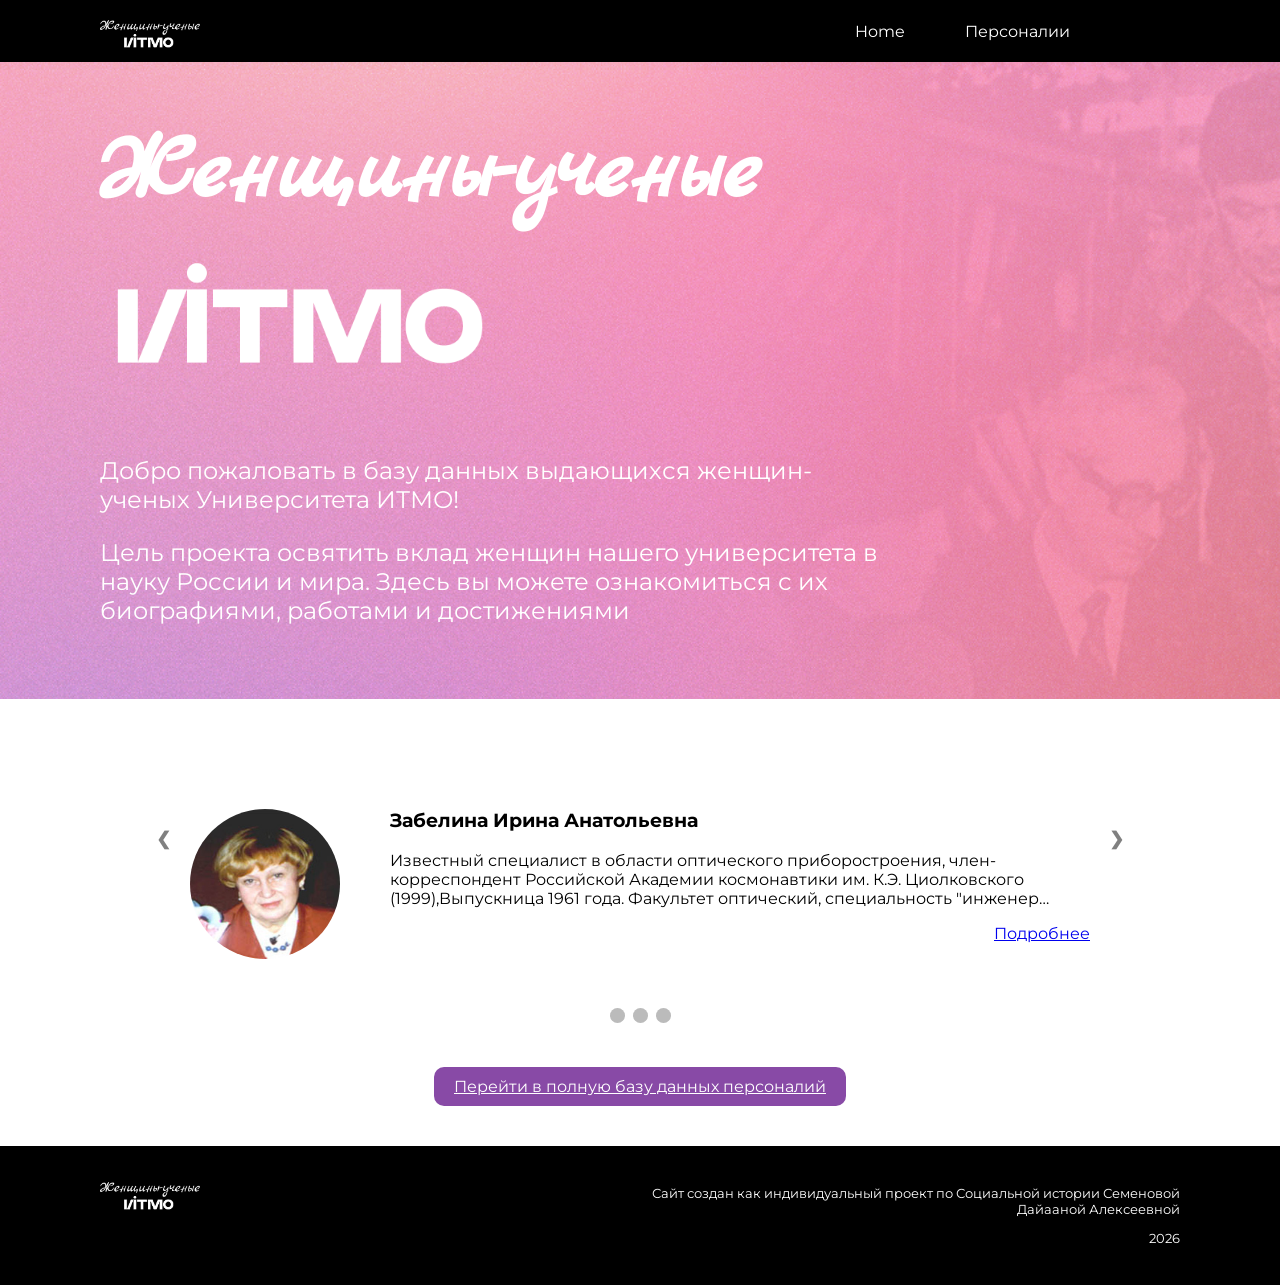
<file: index.html>
<!DOCTYPE html>
<html>
<head>
    <title>Женщины-ученые ИТМО</title>
    <link href="assets/styles/main.css" rel="stylesheet">
    <link href="assets/styles/index.css" rel="stylesheet">
    <link rel="preconnect" href="https://fonts.googleapis.com">
    <link rel="preconnect" href="https://fonts.googleapis.com">
    <link rel="preconnect" href="https://fonts.gstatic.com" crossorigin>
    <link href="https://fonts.googleapis.com/css2?family=Marck+Script&family=Montserrat:ital,wght@0,100..900;1,100..900&display=swap" rel="stylesheet">
    <script src="source/card.js"></script>
    <script src="source/index.js"></script>
    <script src="source/headerfooter.js" type="text/javascript" defer></script>

</head>
<body>
    <div id="header"></div>
    <div id="catalog">

        <div id="main">
            <!-- <img id="main_bg_img" src="assets/images/index_main.png"/> -->
            <!-- <div id="main_text"> -->
                <h1 class="logo_text">Женщины-ученые <img id="logo_main" src="assets/images/logo_osnovnoy_russkiy_belyy.png" width="400"/> </h1>
                
                <p>Добро пожаловать в базу данных выдающихся женщин-ученых Университета ИТМО!</p>
                <p>Цель проекта освятить вклад женщин нашего университета в науку России и мира. 
                    Здесь вы можете ознакомиться с их биографиями, 
                    работами и достижениями</p>
            <!-- </div> -->
        </div>

        <!-- Slideshow container -->
        <div id="slideshow-container">

        <!-- Next and previous buttons -->
        <a class="prev" onclick="plusSlides(-1)">&#10094;</a>
        <a class="next" onclick="plusSlides(1)">&#10095;</a>
        </div>
        <br>

        <!-- The dots/circles -->
        <div style="text-align:center">
        <span class="dot" onclick="currentSlide(1)"></span>
        <span class="dot" onclick="currentSlide(2)"></span>
        <span class="dot" onclick="currentSlide(3)"></span>
        </div>

        <div id="buttonDiv" class="center">
            <a id="catalogButton" href="catalog.html">Перейти в полную базу данных персоналий</a>
        </div>
    </div>
    <div id="footer"></div>
</body>
</html>
</file>
<file: assets/styles/main.css>
:root {
    --text-accent-color: #884AA6;
    --content-padding: 100px;
}

.marck-script-regular {
  font-family: "Marck Script", cursive;
  font-weight: 400;
  font-style: normal;
}


.montserrat-regular {
  font-family: "Montserrat", sans-serif;
  font-optical-sizing: auto;
  font-weight: 400;
  font-style: normal;
}

html, body {
  margin: 0;
  padding: 0;
}

body {
    font-family: "Montserrat"
}

.logo_text {
    font-family: "Marck Script";
}

header {
    background-color: black;
    position: fixed;
    width: 100%;    
    z-index: 2;
    padding-left: 100px;
    padding-bottom: 10px;

}

nav {
     margin-right: calc(var(--content-padding)*1.8);
}
header nav ul {
    list-style-type: none;
    color: white;
}

header nav ul li {
    float: right;
    padding: 6px 30px;
    border-radius: 10px;
}

header nav ul li a {
  text-decoration: none;
  color: white;
}

header nav ul li a:hover {
  color: var(--text-accent-color);
}

footer {
    background-color: black;
    color: white;
    padding:  26px var(--content-padding);
}
footer p {
    text-align: right;
    /* align-self: right; */
    padding-left: 500px;
    font-size: small;
}
footer img {
    padding-top: 10px;
    float: left;
}
.active {
    background-color: var(--text-accent-color);
    color:white;
}

#logo {
    float: left;
    padding-top: 20px ;
}


.card p {
    display: -webkit-box;
    -webkit-line-clamp: 3;
    -webkit-box-orient: vertical;
    overflow: hidden;
    /* text-overflow: ellipsis;
    white-space: nowrap; */
}

.card img {
    width: 150px;
    height: 150px;
    border-radius: 50%;
    /* float: left; */
}

.card {
    display: grid;
    grid-template-columns: 150px auto;
    gap: 50px; 
    padding: 10px 50px;
    background-color: white;
    margin-bottom: 20px;
    border-radius: 10px;
    
}

.card div .link {
    text-align: right;
}

.card h3 {
    margin-top: 0px;
}


.center {
    display: flex;
    justify-content: center;
    align-items: center;
}

.pageLinksList {
    /* display: none; */
    padding-top: 70px;
    float: right;
    margin-right: 130px;
    background-color: white;
    position: fixed;
    z-index: 1;
    right: 0;
}
</file>
<file: assets/styles/index.css>
h1 {
    font-size: 96px;
}
#main {
    background-image: url("/assets/images/index_main.png");
    background-size: cover;
    background-attachment: fixed;
    color: white;
    padding: 50px 100px;
}

#main p {
    font-size: 24px;
    margin-right: 300px;
}

#logo_main {
    bottom: 0px;
    vertical-align: bottom;
}


* {box-sizing:border-box}

/* Slideshow container */
#slideshow-container {
  max-width: 1000px;
  position: relative;
  margin: auto;
  padding-top: 100px;
}

/* Hide the images by default */
.card {
  display: none;
}
/* #cardDefault {
  display: grid;
} */
/* Next & previous buttons */
.prev, .next {
  cursor: pointer;
  position: absolute;
  top: 50%;
  width: auto;
  margin-top: -22px;
  padding: 16px;
  color: gray;
  font-weight: bold;
  font-size: 18px;
  transition: 0.6s ease;
  border-radius: 0 3px 3px 0;
  user-select: none;
}

/* Position the "next button" to the right */
.next {
  right: 0;
  border-radius: 3px 0 0 3px;
}

/* On hover, add a black background color with a little bit see-through */
.prev:hover, .next:hover {
  background-color: rgba(0,0,0,0.8);
}

/* The dots/bullets/indicators */
.dot {
  cursor: pointer;
  height: 15px;
  width: 15px;
  margin: 0 2px;
  background-color: #bbb;
  border-radius: 50%;
  display: inline-block;
  transition: background-color 0.6s ease;
}

.active, .dot:hover {
  background-color: #717171;
}

/* Fading animation */
.card {
  animation-name: fade;
  animation-duration: 1.5s;
}

@keyframes card {
  from {opacity: .4}
  to {opacity: 1}
}

#catalogButton {
    background-color: var(--text-accent-color);
    color:white;
    padding: 10px 20px;
    border-radius: 10px;
    margin: 40px 0px;
}
</file>
